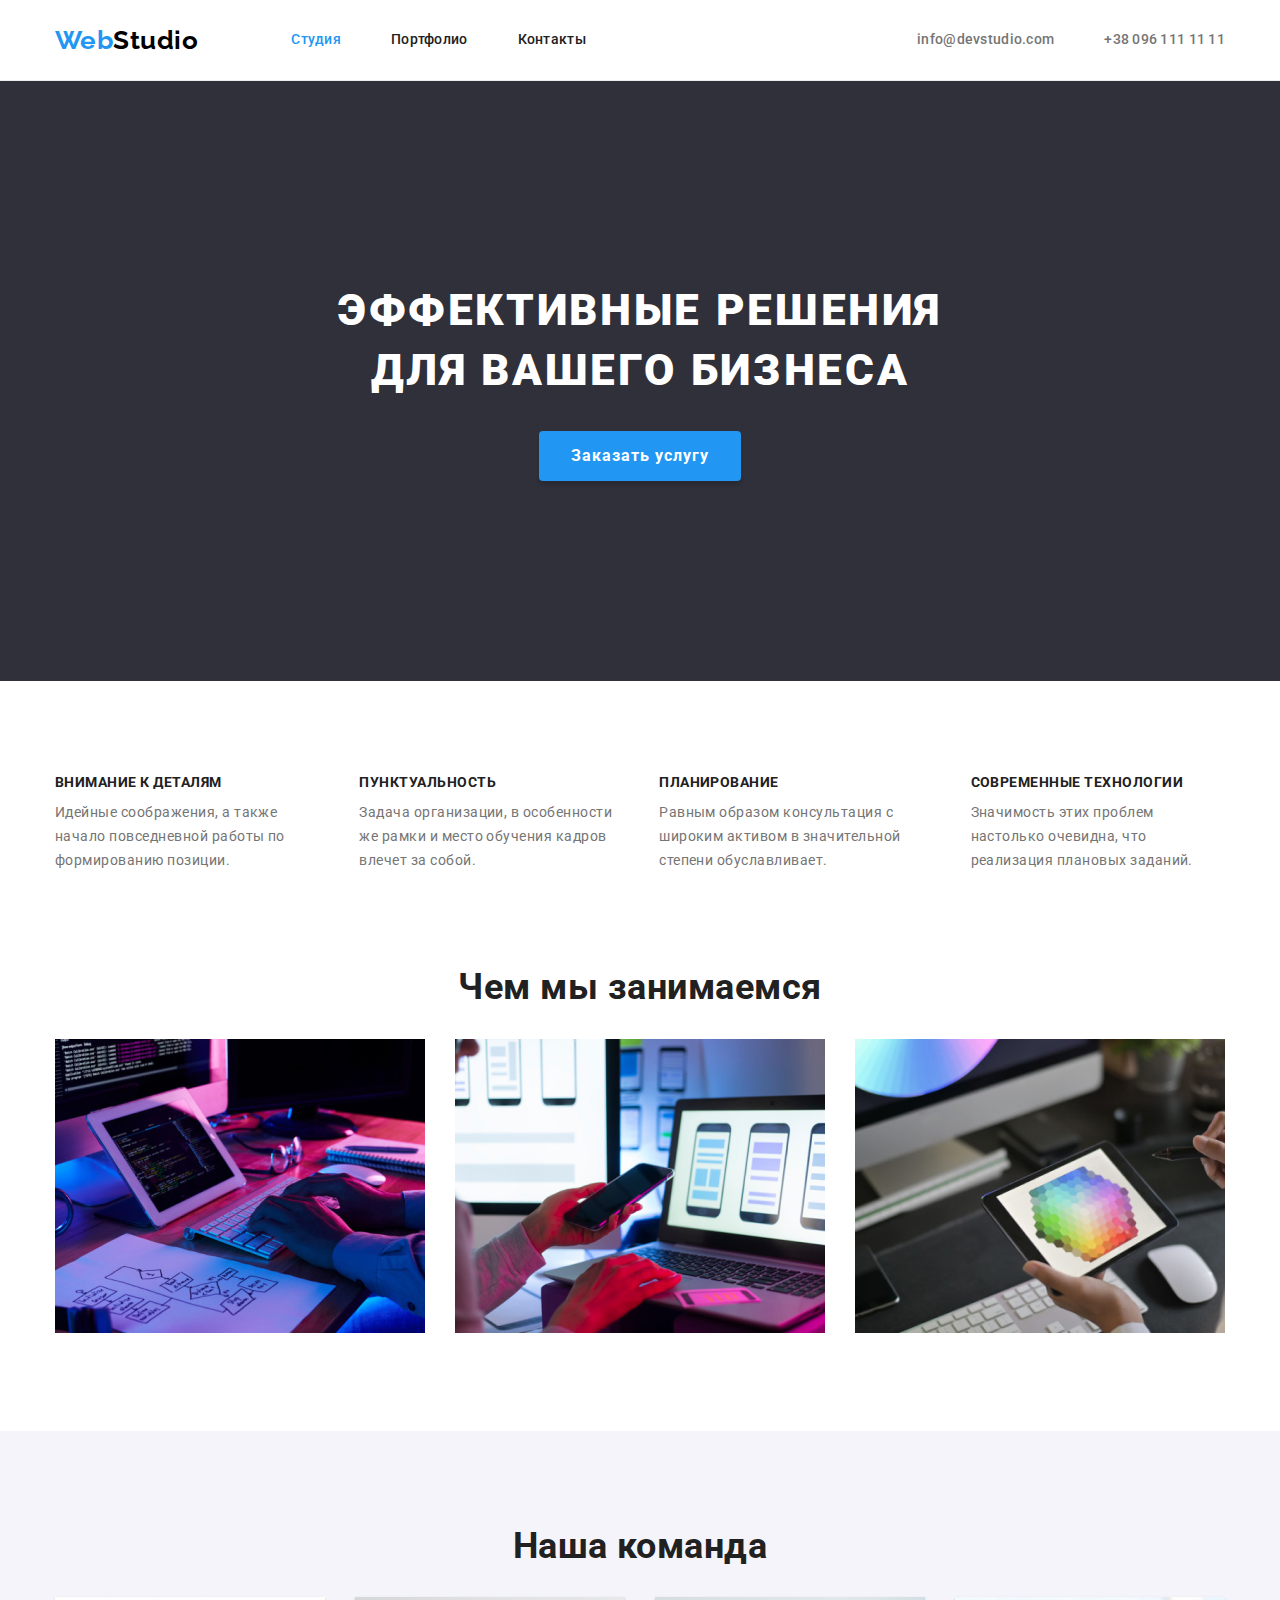
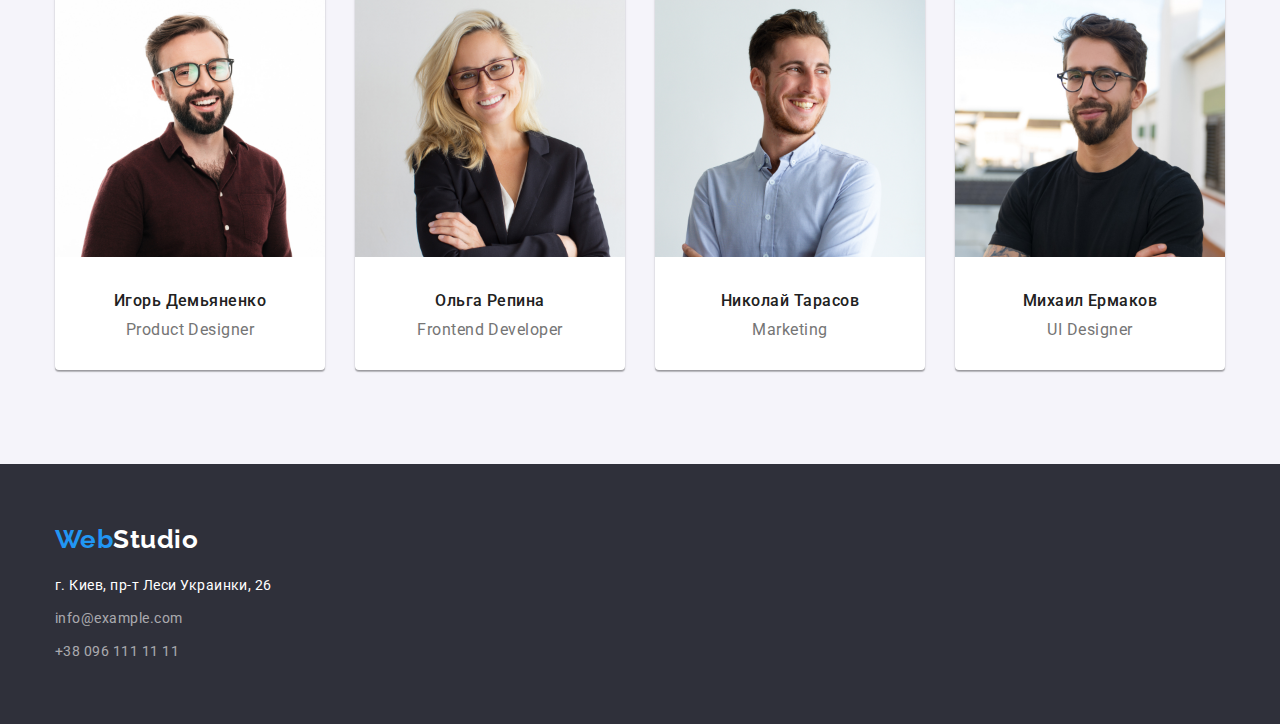
<file: index.html>
<!DOCTYPE html>
<html lang="ru">

<head>
    <meta charset="UTF-8">
    <meta http-equiv="X-UA-Compatible" content="IE=edge">
    <meta name="viewport" content="width=device-width, initial-scale=1.0">
    <title>WebStudio</title>
    <link rel="preconnect" href="https://fonts.googleapis.com">
    <link rel="preconnect" href="https://fonts.gstatic.com" crossorigin>
    <link
        href="https://fonts.googleapis.com/css2?family=Raleway:wght@700&family=Roboto:wght@400;500;700;900&display=swap"
        rel="stylesheet">
    <link rel="stylesheet"
        href="https://cdnjs.cloudflare.com/ajax/libs/modern-normalize/1.1.0/modern-normalize.min.css">
    <link rel="stylesheet" href="./css/styles.css">
</head>

<body class="page">
    <!--Шапка-->
    <header class="page-header">
        <div class="container nav">
            <nav class="main-nav">
                <a lang="en" href="./index.html" class="logo"><span class="logo-type">Web</span>Studio</a>
                <ul class="site-nav list">
                    <li class="item"><a href="./index.html" class="site-nav-link current">Студия</a></li>
                    <li class="item"><a href="./portfolio.html" class="site-nav-link">Портфолио</a></li>
                    <li class="item"><a href="" class="site-nav-link">Контакты</a></li>
                </ul>
            </nav>
            <ul class="contacts-nav list">
                <li class="item"><a lang="en" href="mailto:info@devstudio.com" class="contact">info@devstudio.com</a>
                </li>
                <li class="item"><a href="tel:+380961111111" class="contact">+38 096 111 11 11</a></li>
            </ul>
        </div>
    </header>
    <!-- Главный контент -->
    <main>
        <!--Герой-->
        <section class="hero">
            <h1 class="hero-title">Эффективные решения <br>для вашего бизнеса</h1>
            <button type="button" class="button-hero">Заказать услугу</button>
        </section>
        <!--Особенности-->
        <section class="section features">
            <div class="container features">
                <h2 class="section-title" hidden>Особенности</h2>
                <ul class="features-list list">
                    <li class="item">
                        <h3 class="title">Внимание к деталям</h3>
                        <p class="features-text">Идейные соображения, а также начало повседневной работы по формированию
                            позиции.</p>
                    </li>
                    <li class="item">
                        <h3 class="title">Пунктуальность</h3>
                        <p class="features-text">Задача организации, в особенности же рамки и место обучения кадров
                            влечет за собой.</p>
                    </li>
                    <li class="item">
                        <h3 class="title">Планирование</h3>
                        <p class="features-text">Равным образом консультация с широким активом в значительной степени
                            обуславливает.</p>
                    </li>
                    <li class="item">
                        <h3 class="title">Современные технологии</h3>
                        <p class="features-text">Значимость этих проблем настолько очевидна, что реализация плановых
                            заданий.</p>
                    </li>
                </ul>
            </div>
        </section>
        <!--Чем занимаются-->
        <section class="section abilities">
            <div class="container abilities">
                <h2 class="section-title">Чем мы занимаемся</h2>
                <ul class="abilities-list list">
                    <li class="item">
                        <img src="./images/whatwedo/layout.jpg" alt="Верстка" width="370">
                    </li>
                    <li class="item">
                        <img src="./images/whatwedo/styling.jpg" alt="Дизайн" width="370">
                    </li>
                    <li class="item">
                        <img src="./images/whatwedo/decor.jpg" alt="Оформление" width="370">
                    </li>
                </ul>
            </div>
        </section>
        <!--Команда-->
        <section class="section team">
            <div class="container">
                <h2 class="section-title">Наша команда</h2>
                <ul class="team-list list">
                    <li class="item">
                        <img src="./images/team/igor.jpg" alt="Фото Игорь Демьяненко" width="270" class="photo">
                        <div class="item-name">
                            <h3 class="title">Игорь Демьяненко</h3>
                            <p lang="en" class="profession">Product Designer</p>
                        </div>
                    </li>
                    <li class="item">
                        <img src="./images/team/olga.jpg" alt="Фото Ольга Репина" width="270" class="photo">
                        <div class="item-name">
                            <h3 class="title">Ольга Репина</h3>
                            <p lang="en" class="profession">Frontend Developer</p>
                        </div>
                    </li>
                    <li class="item">
                        <img src="./images/team/nikolay.jpg" alt="Фото Николай Тарасов" width="270" class="photo">
                        <div class="item-name">
                            <h3 class="title">Николай Тарасов</h3>
                            <p lang="en" class="profession">Marketing</p>
                        </div>
                    </li>
                    <li class="item">
                        <img src="./images/team/michael.jpg" alt="Фото Михаил Ермаков" width="270" class="photo">
                        <div class="item-name">
                            <h3 class="title">Михаил Ермаков</h3>
                            <p lang="en" class="profession">UI Designer</p>
                        </div>
                    </li>
                </ul>
            </div>
        </section>
    </main>
    <!--Футер-->
    <footer class="footer">
        <div class="container">
            <a lang="en" href="./index.html" class="logo-footer"><span class="logo-type">Web</span>Studio</a>
            <address class="address">
                <ul class="address-list list">
                    <li class="item"><a href="https://goo.gl/maps/7h8aDrKKwfjGKreX9" target="_blank" rel="noopener noreferrer"
                            class="address-nav">г. Киев, пр-т
                            Леси Украинки, 26</a> </li>
                    <li class="item"><a href="mailto:info@devstudio.com" class="contact-footer mail">info@example.com</a> </li>
                    <li class="item"><a href="tel:+380961111111" class="contact-footer">+38 096 111 11 11</a> </li>
                </ul>
            </address>
        </div>
    </footer>
</body>

</html>
</file>
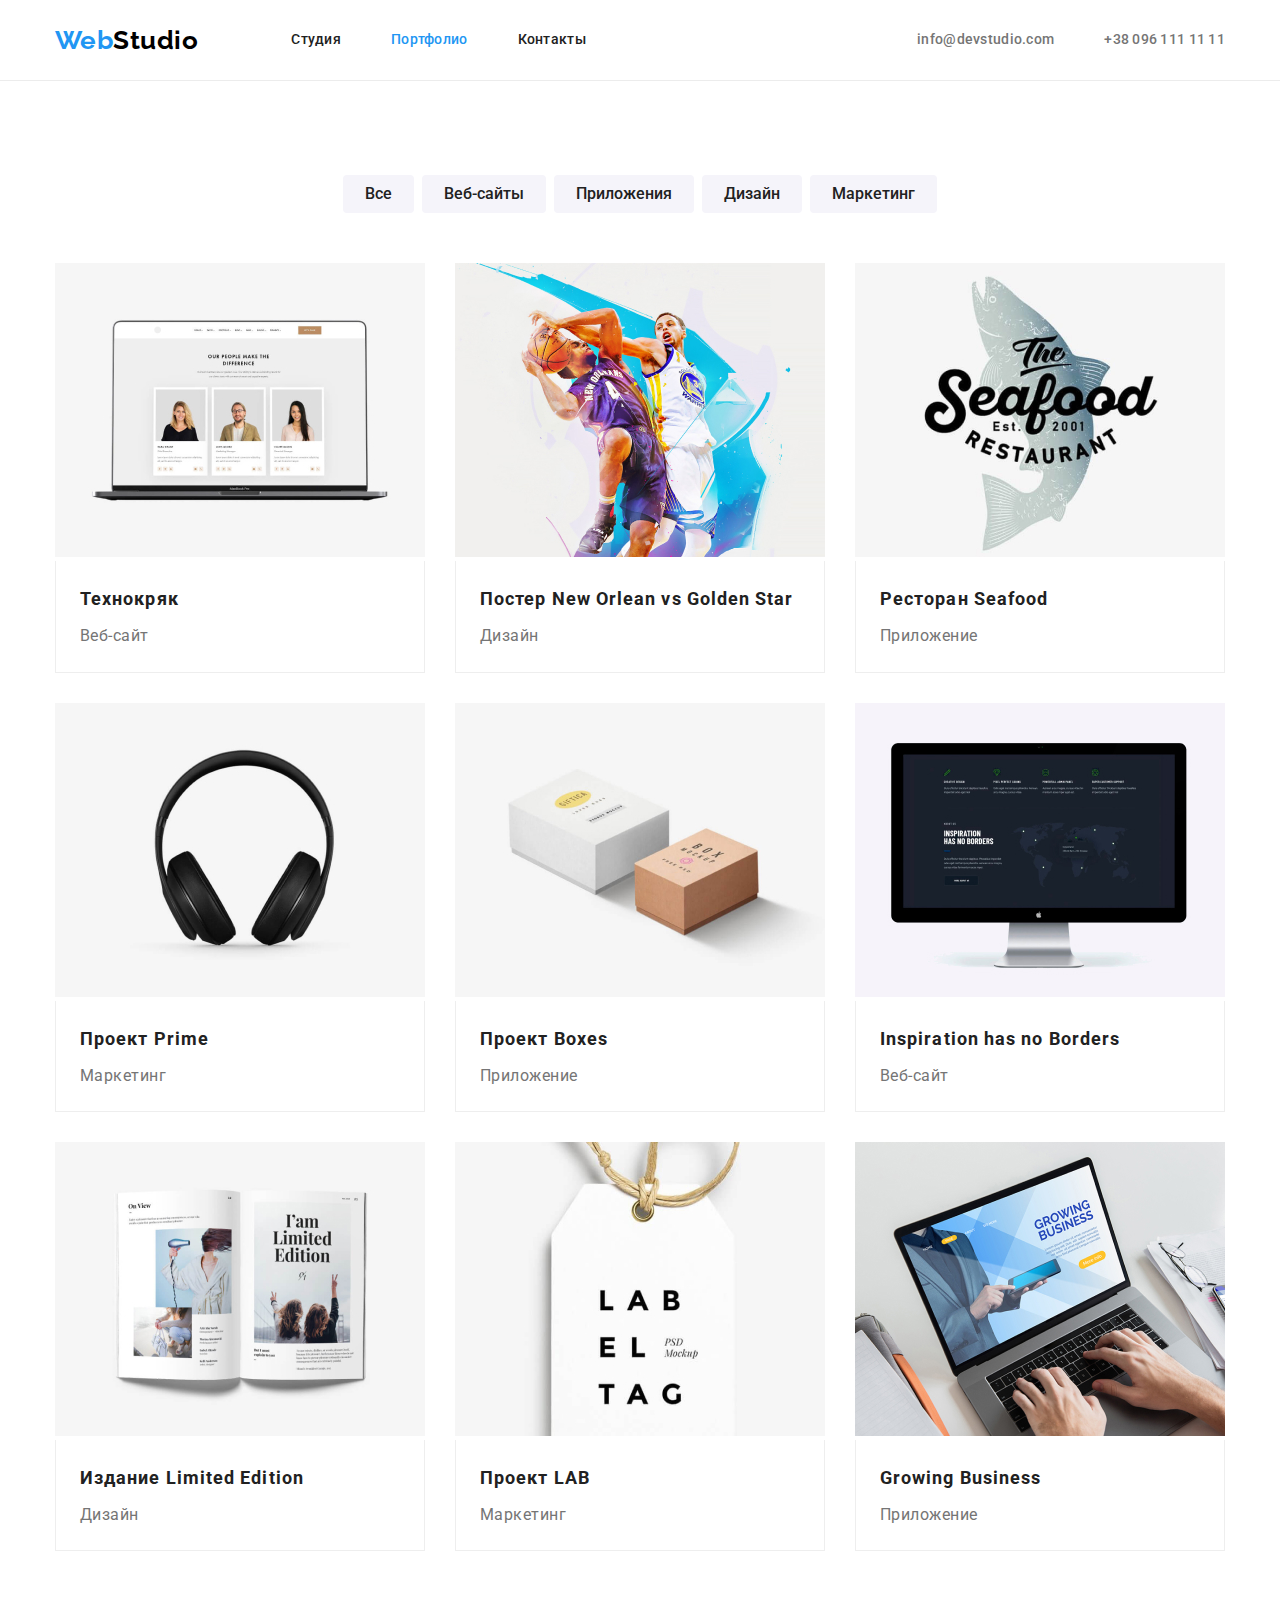
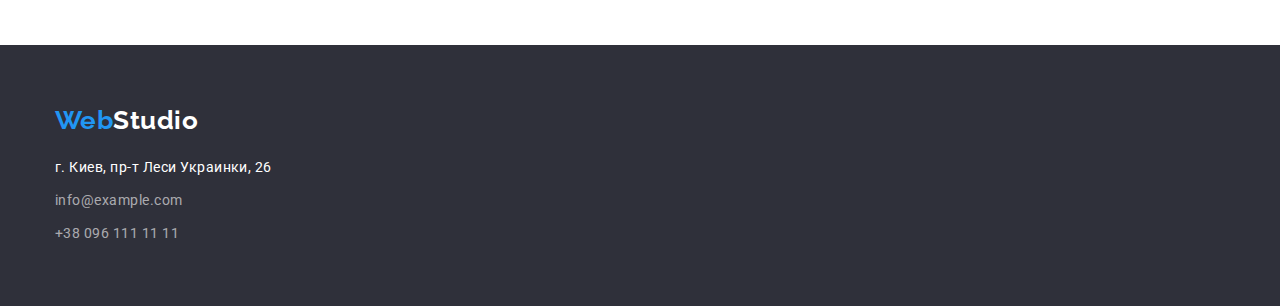
<file: portfolio.html>
<!DOCTYPE html>
<html lang="ru">

<head>
    <meta charset="UTF-8">
    <meta http-equiv="X-UA-Compatible" content="IE=edge">
    <meta name="viewport" content="width=device-width, initial-scale=1.0">
    <title>WebStudio</title>
    <link rel="preconnect" href="https://fonts.googleapis.com">
    <link rel="preconnect" href="https://fonts.gstatic.com" crossorigin>
    <link
        href="https://fonts.googleapis.com/css2?family=Raleway:wght@700&family=Roboto:wght@400;500;700;900&display=swap"
        rel="stylesheet">
    <link rel="stylesheet"
        href="https://cdnjs.cloudflare.com/ajax/libs/modern-normalize/1.1.0/modern-normalize.min.css">
    <link rel="stylesheet" href="./css/styles.css">
</head>

<body class="page">
    <!--Шапка-->
    <header class="page-header">
        <div class="container nav">
            <nav class="main-nav">
                <a lang="en" href="./index.html" class="logo"><span class="logo-type">Web</span>Studio</a>
                <ul class="site-nav list">
                    <li class="item"><a href="./index.html" class="site-nav-link">Студия</a></li>
                    <li class="item"><a href="./portfolio.html" class="site-nav-link current">Портфолио</a></li>
                    <li class="item"><a href="" class="site-nav-link">Контакты</a></li>
                </ul>
            </nav>
            <ul class="contacts-nav list">
                <li class="item"><a lang="en" href="mailto:info@devstudio.com" class="contact">info@devstudio.com</a>
                </li>
                <li class="item"><a href="tel:+380961111111" class="contact">+38 096 111 11 11</a></li>
            </ul>
        </div>
    </header>
    <!-- Главный контент -->
    <main>
        <section class="portfolio">
            <div class="container works">
                <h1 class="portfolio-title" hidden>Портфолио</h1>
                <!-- Фильтр -->
                <ul class="filter list">
                    <li class="item"><button type="button" class="button-filter">Все</button></li>
                    <li class="item"><button type="button" class="button-filter">Веб-сайты</button></li>
                    <li class="item"><button type="button" class="button-filter">Приложения</button></li>
                    <li class="item"><button type="button" class="button-filter">Дизайн</button></li>
                    <li class="item"><button type="button" class="button-filter">Маркетинг</button></li>
                </ul>
                <!-- Проекты -->
                <ul class="projects list">
                    <li class="item">
                        <a class="projects-link" href="">
                            <img src="./images/portfolio/technoquack.jpg"
                                alt="Ноутбук с открытой веб-страницей Технокряк" width="370" class="photo">
                            <div class="item-name">
                                <h2 class="project-title">Технокряк</h2>
                            <p class="projects-direction">Веб-сайт</p>
                            </div>
                        </a>
                    </li>
                    <li class="item">
                        <a class="projects-link" href="">
                            <img src="./images/portfolio/poster.jpg" alt="Постер с двумя игроками НБА" width="370"
                                class="photo">
                            <div class="item-name">
                                <h2 class="project-title">Постер New Orlean vs Golden Star</h2>
                            <p class="projects-direction">Дизайн</p>
                            </div>
                        </a>
                    </li>
                    <li class="item">
                        <a class="projects-link" href="">
                            <img src="./images/portfolio/seafood.jpg" alt="Логотип ресторана seafood" width="370"
                                class="photo">
                            <div class="item-name">
                                <h2 class="project-title">Ресторан Seafood</h2>
                            <p class="projects-direction">Приложение</p>
                            </div>
                        </a>
                    </li>
                    <li class="item">
                        <a class="projects-link" href="">
                            <img src="./images/portfolio/prime.jpg" alt="Черные наушники" width="370" class="photo">
                            <div class="item-name">
                                <h2 class="project-title">Проект Prime</h2>
                            <p class="projects-direction">Маркетинг</p>
                            </div>
                        </a>
                    </li>
                    <li class="item">
                        <a class="projects-link" href="">
                            <img src="./images/portfolio/boxes.jpg" alt="Две картонные коробки" width="370"
                                class="photo">
                            <div class="item-name">
                                <h2 class="project-title">Проект Boxes</h2>
                            <p class="projects-direction">Приложение</p>
                            </div>
                        </a>
                    </li>
                    <li class="item">
                        <a class="projects-link" href="">
                            <img src="./images/portfolio/website.jpg" alt="Монитор с открытым сайтом" width="370"
                                class="photo">
                            <div class="item-name">
                                <h2 lang="en" class="project-title">Inspiration has no Borders</h2>
                            <p class="projects-direction">Веб-сайт</p>
                            </div>
                        </a>
                    </li>
                    <li class="item">
                        <a class="projects-link" href="">
                            <img src="./images/portfolio/magazine.jpg" alt="Раскрытый журнал" width="370" class="photo">
                            <div class="item-name">
                                <h2 class="project-title">Издание Limited Edition</h2>
                            <p class="projects-direction">Дизайн</p>
                            </div>
                        </a>
                    </li>
                    <li class="item">
                        <a class="projects-link" href="">
                            <img src="./images/portfolio/lab.jpg" alt="Бирка с названием проекта для компании LAB"
                                width="370" class="photo">
                            <div class="item-name">
                                <h2 class="project-title">Проект LAB</h2>
                            <p class="projects-direction">Маркетинг</p>
                            </div>
                        </a>
                    </li>
                    <li class="item">
                        <a class="projects-link" href="">
                            <img src="./images/portfolio/business.jpg" alt="Парень печатет на компьютере" width="370"
                                class="photo">
                            <div class="item-name">
                                <h2 lang="en" class="project-title">Growing Business</h2>
                            <p class="projects-direction">Приложение</p>
                            </div>
                        </a>
                    </li>
                </ul>
            </div>
        </section>
    </main>
    <!--Футер-->
    <footer class="footer">
        <div class="container">
            <a lang="en" href="./index.html" class="logo-footer"><span class="logo-type">Web</span>Studio</a>
            <address class="address">
                <ul class="address-list list">
                    <li class="item"><a href="https://goo.gl/maps/7h8aDrKKwfjGKreX9" target="_blank" rel="noopener noreferrer"
                            class="address-nav">г. Киев, пр-т
                            Леси Украинки, 26</a> </li>
                    <li class="item"><a href="mailto:info@devstudio.com" class="contact-footer mail">info@example.com</a> </li>
                    <li class="item"><a href="tel:+380961111111" class="contact-footer">+38 096 111 11 11</a> </li>
                </ul>
            </address>
        </div>
    </footer>
</body>

</html>
</file>
<file: css/styles.css>
:root {
    --primary-text-color: #757575;
    --text-title-color: #212121;
    --accent-color: #2196F3;
    --primary-bg-color: #FFFFFF;
}

/* Styles for index.html */

.page {
    background-color: var(--primary-bg-color);
    color: var(--primary-text-color);
    font-family: Roboto, sans-serif;
    letter-spacing: 0.03em;
}

.list {
    list-style: none;
    margin-top: 0;
    margin-bottom: 0;
    padding: 0;
}

/* Page Header */

.container {
    width: 1200px;
    margin: 0 auto;
    padding: 0 15px;
}

/* Logo */

.logo {
    color: #000000;
    font-family: Raleway, sans-serif;
    font-weight: 700;
    font-size: 26px;
    line-height: 1.19;
    text-decoration: none;
}

.logo-type {
    color: var(--accent-color);
}

/* Site-nav */
.page-header {
    border-bottom: 1px solid #ECECEC;
}

.container.nav {
    display: flex;
    align-items: center;
}

.main-nav {
    display: flex;
    align-items: center;
}

.main-nav .logo {
    margin-right: 93px;
}

.site-nav {
    display: flex;
}

.site-nav .item:not(:last-child) {
    margin-right: 50px;
}

.site-nav-link {
    display: block;
    padding-top: 32px;
    padding-bottom: 32px;

    color: var(--text-title-color);
    font-weight: 500;
    font-size: 14px;
    line-height: 1.14;
    letter-spacing: 0.02em;
    text-decoration: none;
}

.site-nav-link:hover,
.site-nav-link:focus {
    color: var(--accent-color);
}

.site-nav-link.current {
    color: var(--accent-color);
}

/* Contacts-nav */
.contacts-nav {
    display: flex;
    margin-left: auto;
}

.contacts-nav .item+.item {
    margin-left: 50px;
}

.contacts-nav .contact {
    display: block;
    padding-top: 32px;
    padding-bottom: 32px;

    color: var(--primary-text-color);
    font-weight: 500;
    font-size: 14px;
    line-height: 1.14;
    letter-spacing: 0.02em;
    text-decoration: none;
}

.contacts-nav .contact:hover,
.contacts-nav .contact:focus {
    color: var(--accent-color);
}

/* Hero */

.hero {
    background-color: #2F303A;
    padding-top: 200px;
    padding-bottom: 200px;
}

.hero-title {
    margin-top: 0;
    margin-bottom: 30px;

    color: #ffffff;
    font-weight: 900;
    font-size: 44px;
    line-height: 1.36;
    text-align: center;
    letter-spacing: 0.06em;
    text-transform: uppercase;
}

.button-hero {
    margin: 0 auto;
    display: inline-block;
    min-width: 200px;
    min-height: 50px;
    border-width: 0;
    border-radius: 4px;
    padding: 10px 32px;

    background: #2196F3;
    color: #FFFFFF;
    box-shadow: 0px 4px 4px rgba(0, 0, 0, 0.15);
    font-family: inherit;
    font-weight: 700;
    font-size: 16px;
    line-height: 1.88;
    display: flex;
    align-items: center;
    text-align: center;
    letter-spacing: 0.06em;
}


.section-title {
    margin-top: 0;
    margin-bottom: 30px;

    color: var(--text-title-color);
    font-weight: 700;
    font-size: 36px;
    line-height: 1.17;
    text-align: center;
}

/* Features */

.section.features {
    padding-top: 94px;
    padding-bottom: 94px;
}
.features-list {
    display: flex;
}

.features-list .item {
    width: calc((100%-90px)/4);
}

.features-list .item:not(:last-child) {
    margin-right: 30px;
}

.features .title {
    margin-top: 0;
    margin-bottom: 10px;

    color: var(--text-title-color);
    font-weight: 700;
    font-size: 14px;
    line-height: 1.14;
    text-transform: uppercase;
}

.features-text {
    margin-top: 0;
    margin-bottom: 0%;

    font-size: 14px;
    line-height: 1.71;
}

/* Abilities */

.section.abilities {
    padding-bottom: 94px;
}
.abilities-list {
    display: flex;
}

.abilities-list .item:not(:last-child) {
    margin-right: 30px;
}

/* Team */

.section.team {
    padding-top: 94px;
    padding-bottom: 94px;
    background-color: #F5F4FA;
}

.team-list {
    display: flex;
}

.team-list .item {
    background-color: var(--primary-bg-color);
    box-shadow: 0px 1px 3px rgba(0, 0, 0, 0.12),
        0px 1px 1px rgba(0, 0, 0, 0.14),
        0px 2px 1px rgba(0, 0, 0, 0.2);
    border-radius: 0px 0px 4px 4px;
}

.team-list .item:not(:last-child) {
    margin-right: 30px;
}

.team-list .item-name {
    display: block;
    padding-top: 30px;
    padding-bottom: 30px;
}
.team-list .title {
    margin-top: 0;
    margin-bottom: 10px;

    color: var(--text-title-color);
    font-weight: 500;
    font-size: 16px;
    line-height: 1.19;
    text-align: center;
}

.team-list .profession {
    margin-top: 0;
    margin-bottom: 0;

    font-size: 16px;
    line-height: 1.19;
    text-align: center;
}

/* Footer */

.footer {
    padding-top: 60px;
    padding-bottom: 60px;
    background-color: #2F303A;
}

.logo-footer {
    display: inline-block;
    margin-bottom: 20px;

    color: #ffffff;
    font-family: Raleway, sans-serif;
    font-weight: 700;
    font-size: 26px;
    line-height: 1.19;
    text-decoration: none;
}

.address {
    font-style: normal;
}

.address-list .item:not(:last-child) {
    margin-bottom: 9px;
}
.address-nav {
    color: #ffffff;
    font-size: 14px;
    line-height: 1.71;
    text-decoration: none;
}

.contact-footer {
    color: rgba(255, 255, 255, 0.6);
    font-size: 14px;
    line-height: 1.71;
    text-decoration: none;
}

.footer .contact-footer:hover,
.footer .contact-footer:focus {
    color: var(--accent-color);
}

/* Styles for portfolio.html */

.portfolio {
    padding-top: 94px;
    padding-bottom: 94px;
}

.filter {
    display: flex;
    margin-bottom: 50px;
    justify-content: center;
}

.filter .item:not(:last-child) {
    margin-right: 8px;
}

.projects {
    display: flex;
    flex-wrap: wrap;
}

.projects .item {
    width: 370px;
    margin-right: 30px;
    margin-bottom: 30px;
}
.projects .item-name {
    padding-left: 24px;
    padding-top: 20px;
    padding-bottom: 20px;
    padding-right: 24px;

    border-bottom: 1px solid #EEEEEE;
    border-left: 1px solid #EEEEEE;
    border-right: 1px solid #EEEEEE;    
}

.projects .item:nth-child(3n) {
    margin-right: 0;
}

.projects .item:nth-last-child(-n+3) {
    margin-bottom: 0;
}

.portfolio-title,
.project-title {
    margin-top: 0;
    margin-bottom: 4px;

    color: var(--text-title-color);
    font-weight: 700;
    font-size: 18px;
    line-height: 2;
    letter-spacing: 0.06em;
    text-decoration: none;
}

.projects-link {
    color: var(--primary-text-color);
    text-decoration: none;
}

.projects-direction {
    margin-top: 0;
    margin-bottom: 0;

    font-size: 16px;
    line-height: 1.88;
}

.button-filter {
    display: inline-block;
    padding: 6px 22px;
    min-height: 38px;
    border-width: 0;
    border-radius: 4px;

    background-color: #F5F4FA;
    color: var(--text-title-color);
    font-family: inherit;
    font-weight: 500;
    font-size: 16px;
    line-height: 1.63;
    text-align: center;
}

.button-filter:hover,
.button-filter:focus,
.button-filter:active {
    background-color: var(--accent-color);
    color: #ffffff;
    box-shadow: 0px 3px 1px rgba(0, 0, 0, 0.1),
        0px 1px 2px rgba(0, 0, 0, 0.08),
        0px 2px 2px rgba(0, 0, 0, 0.12);
}
</file>
